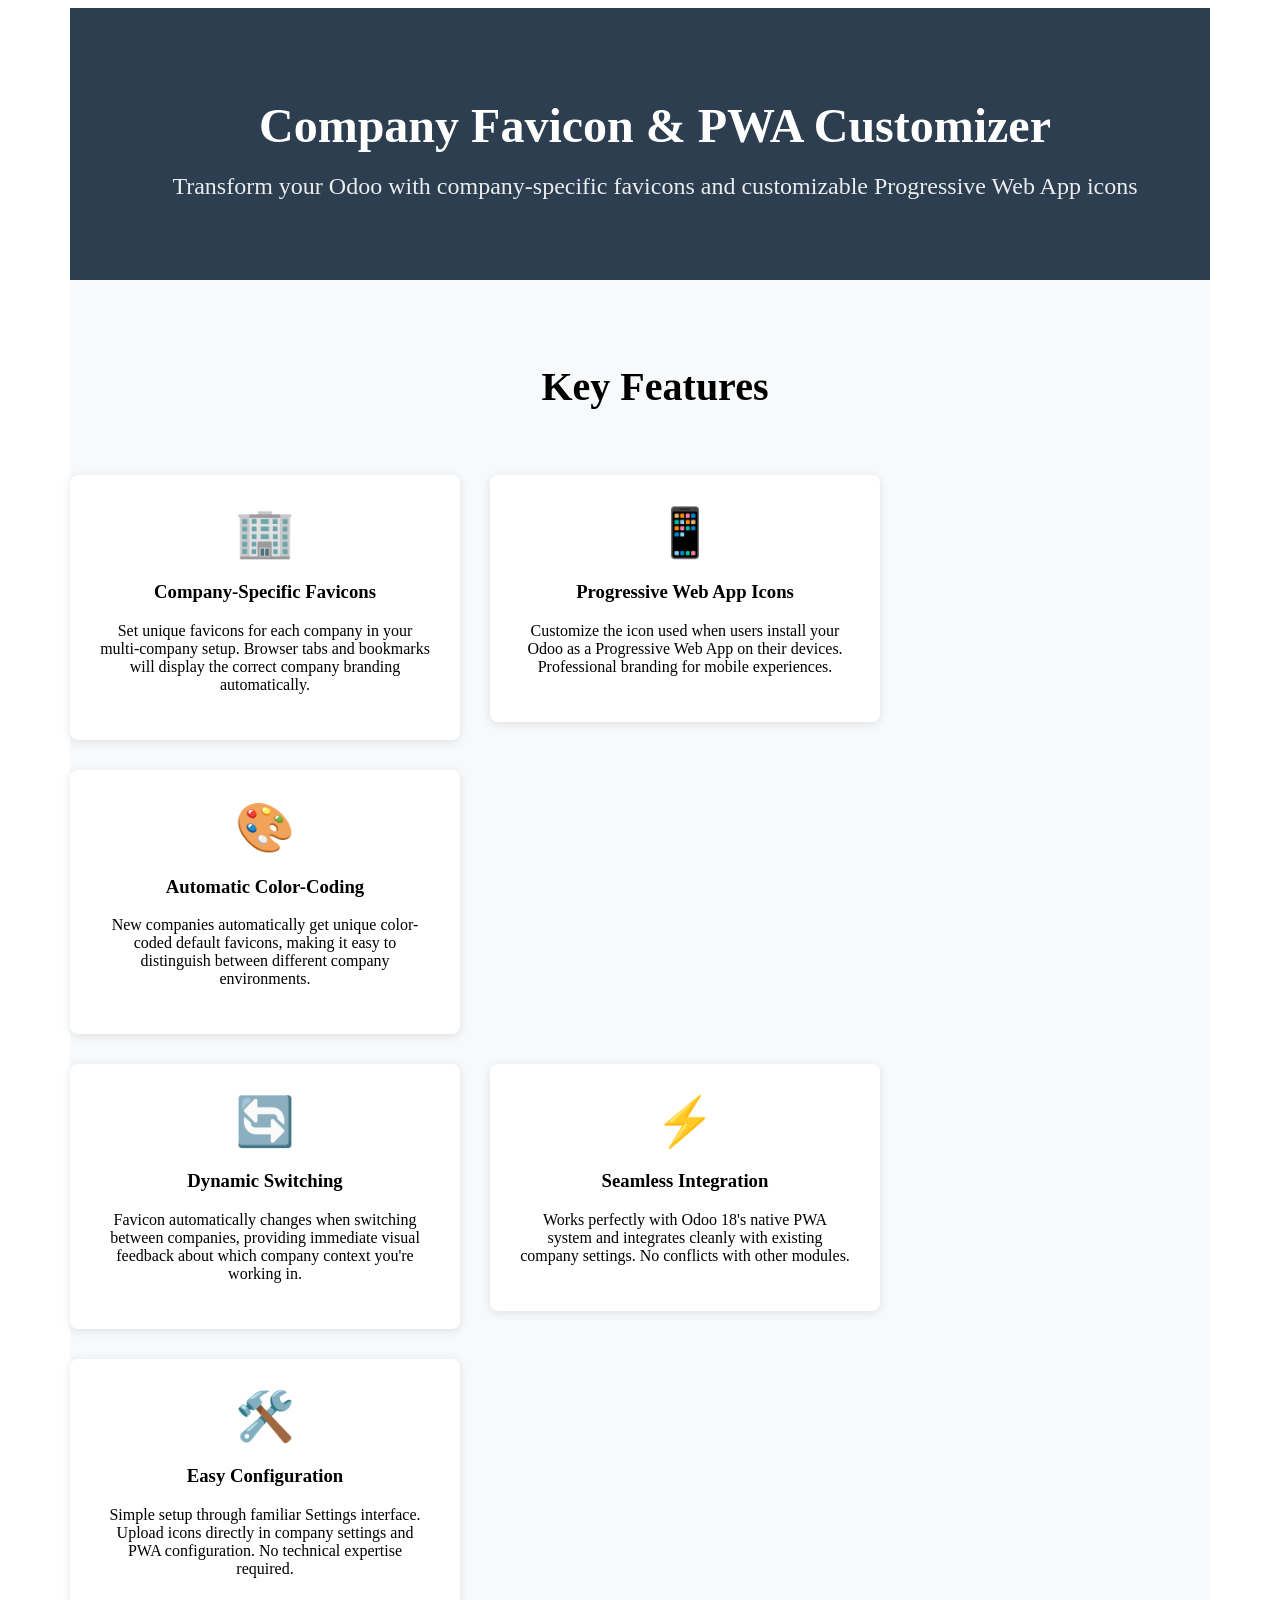
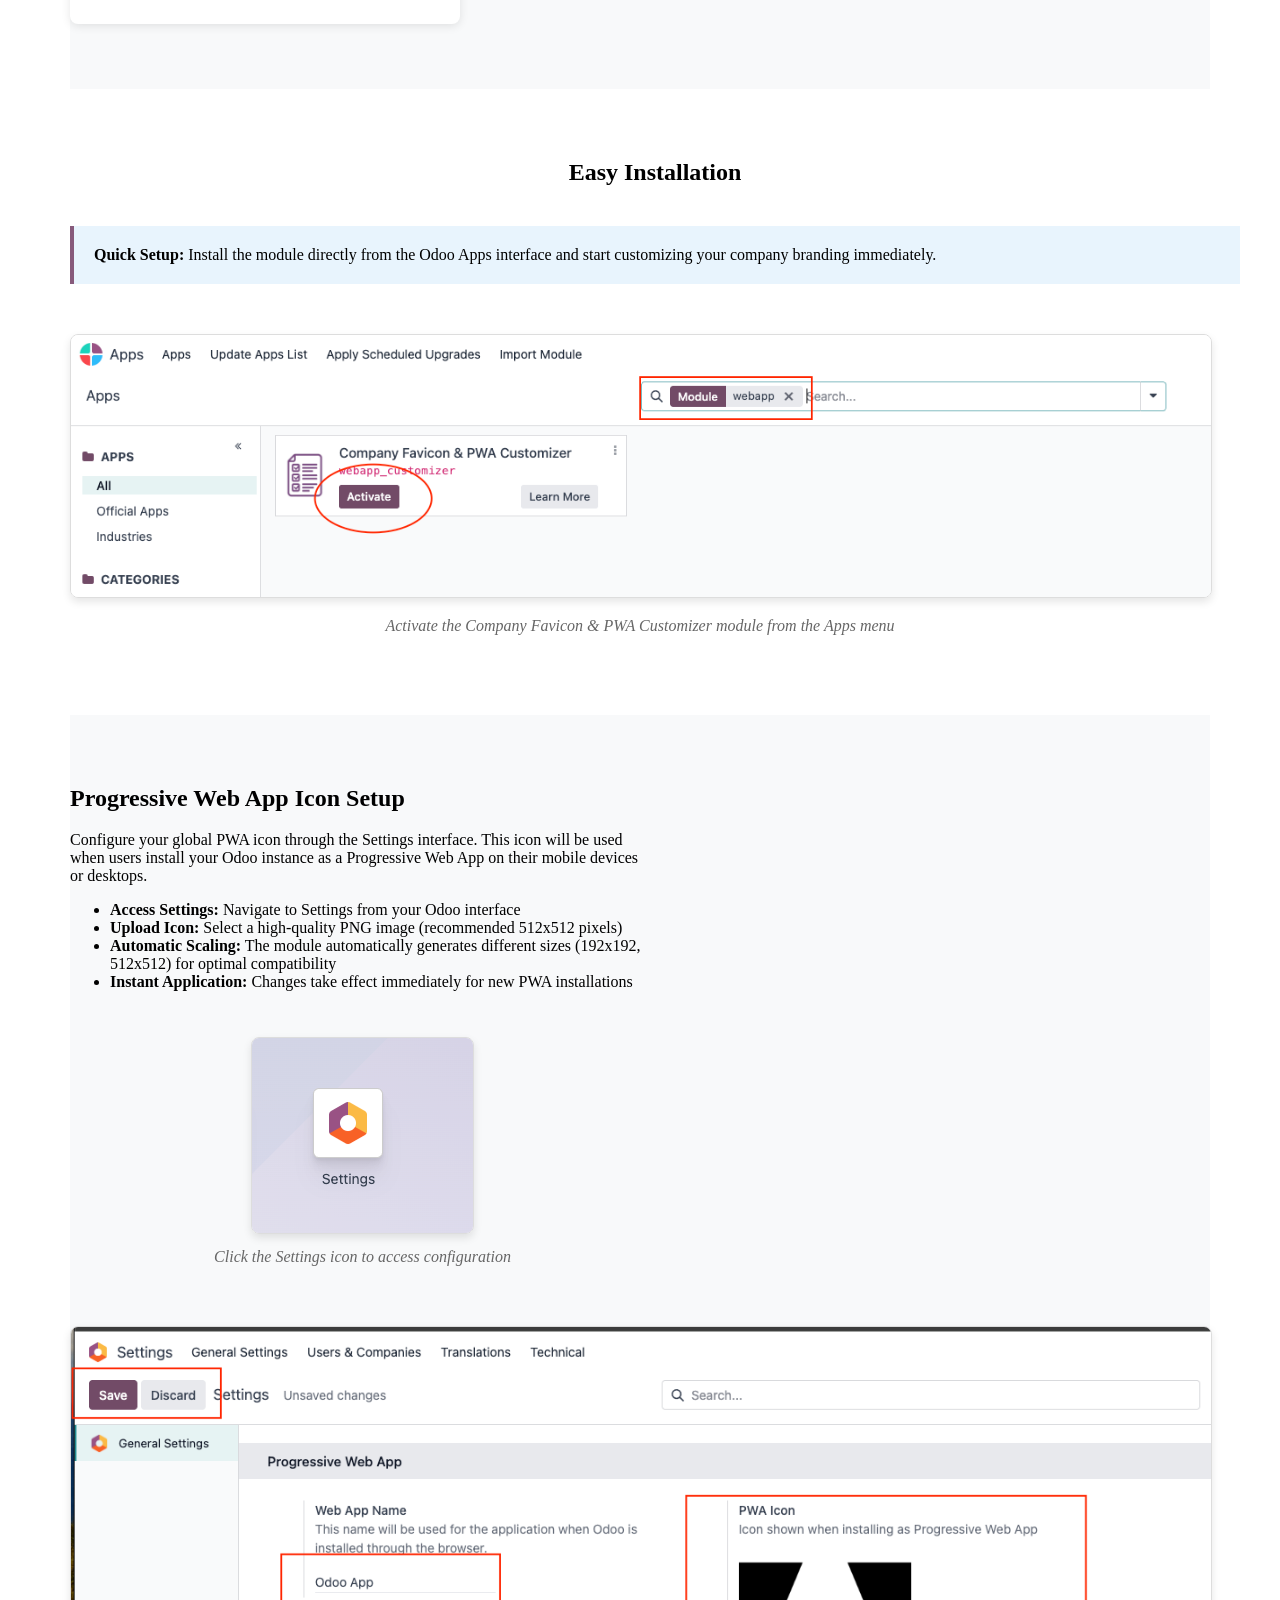
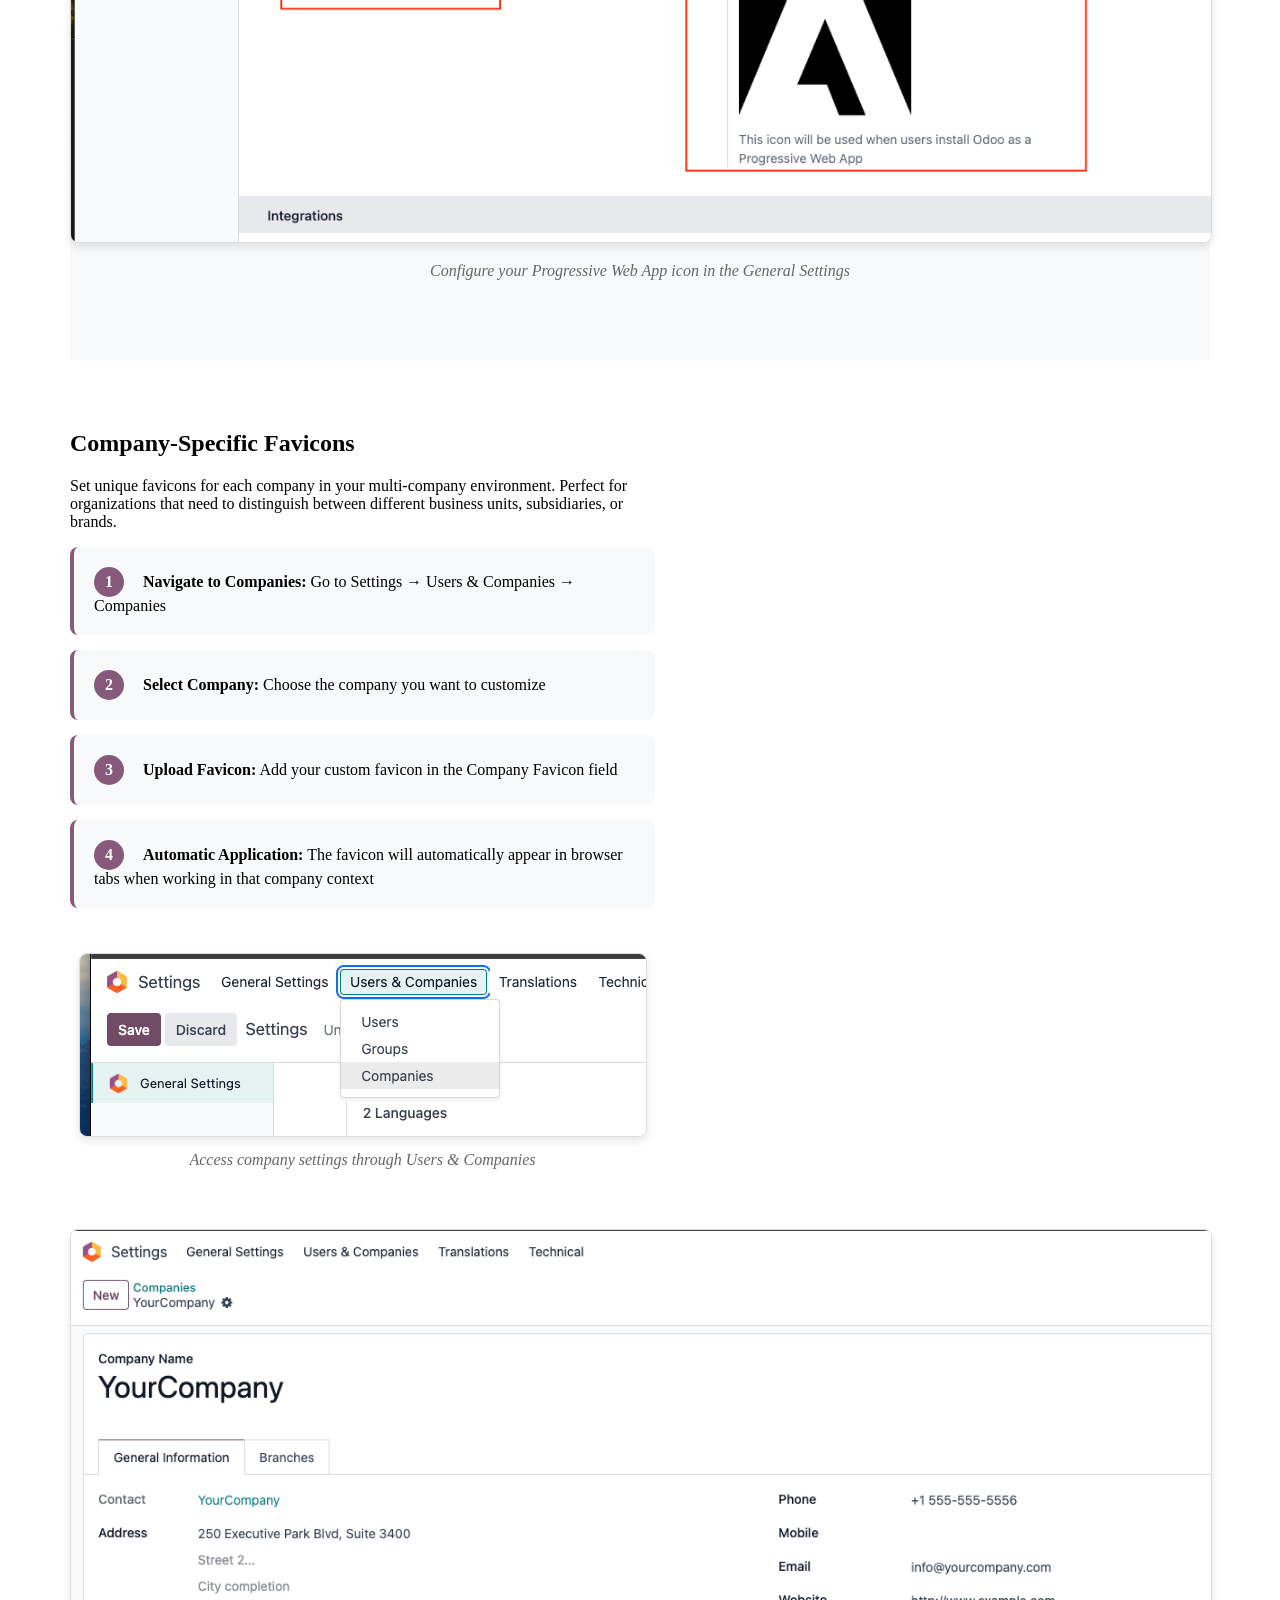
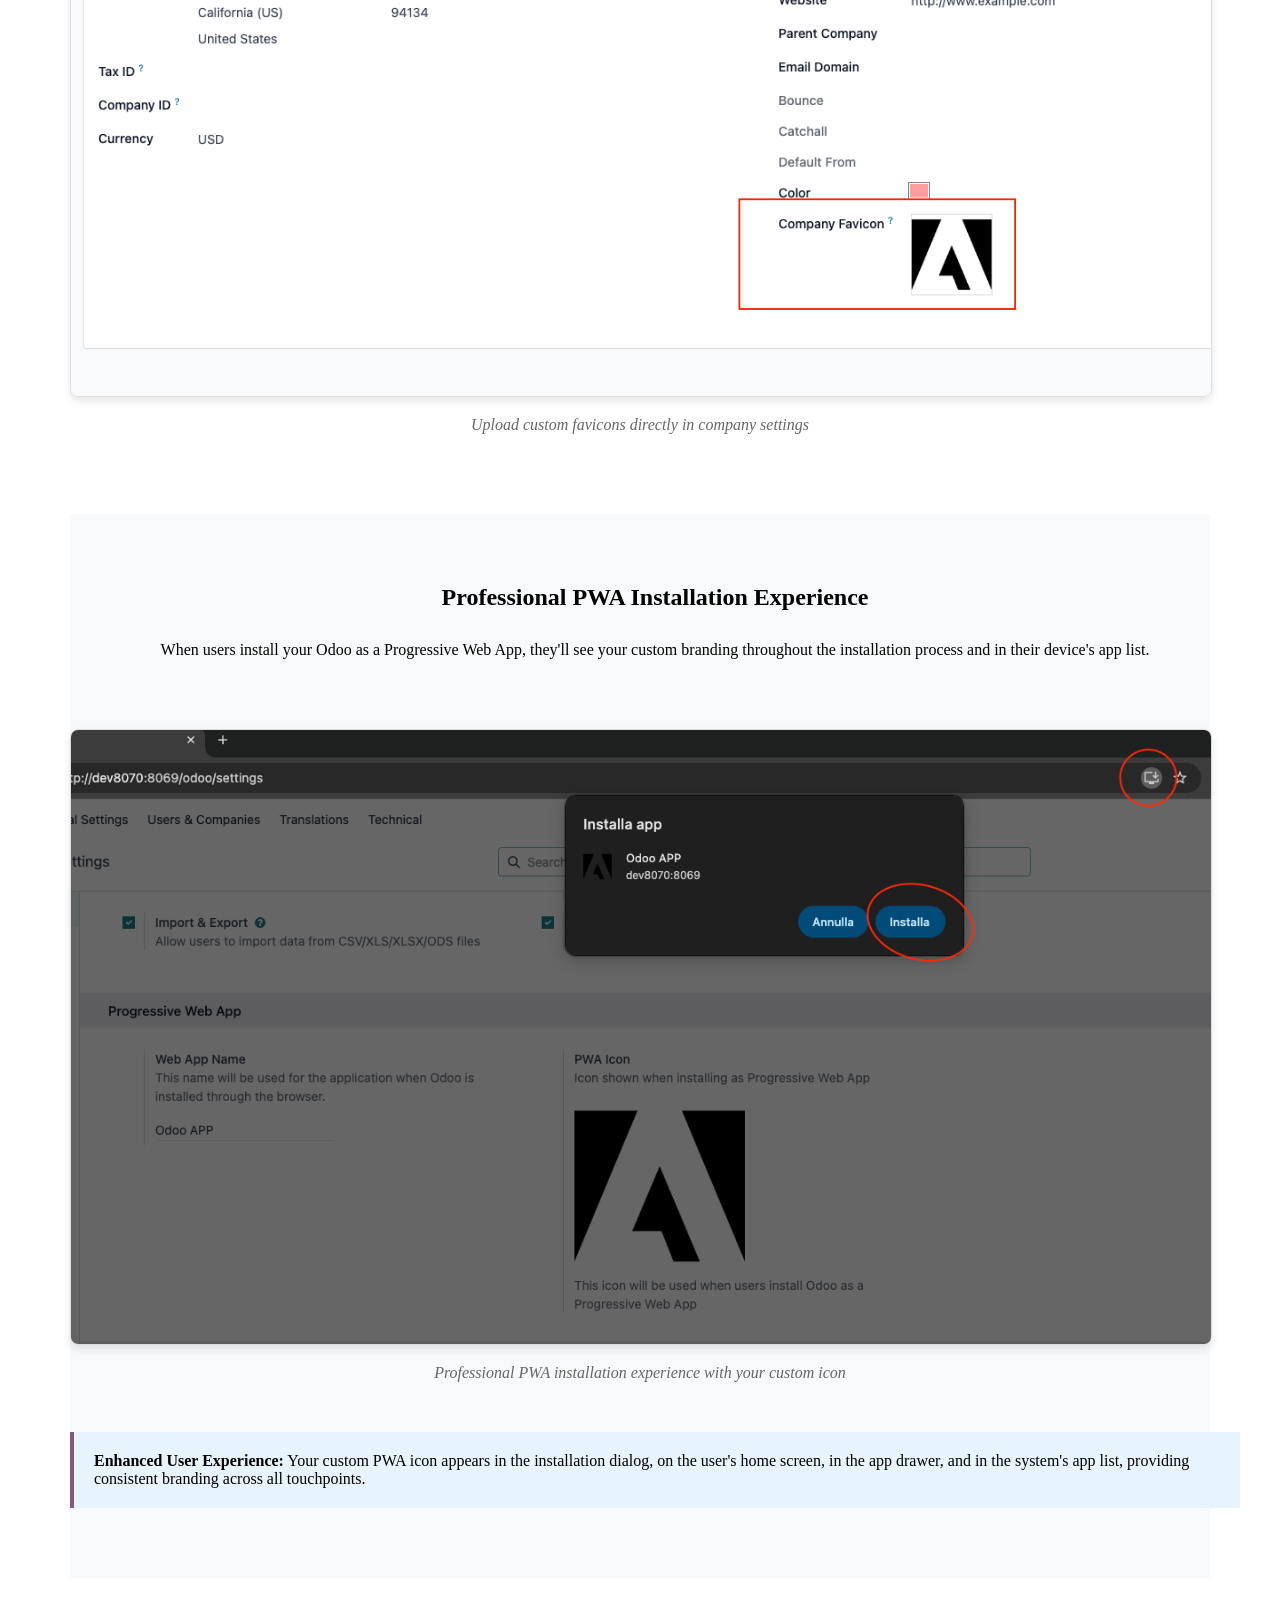
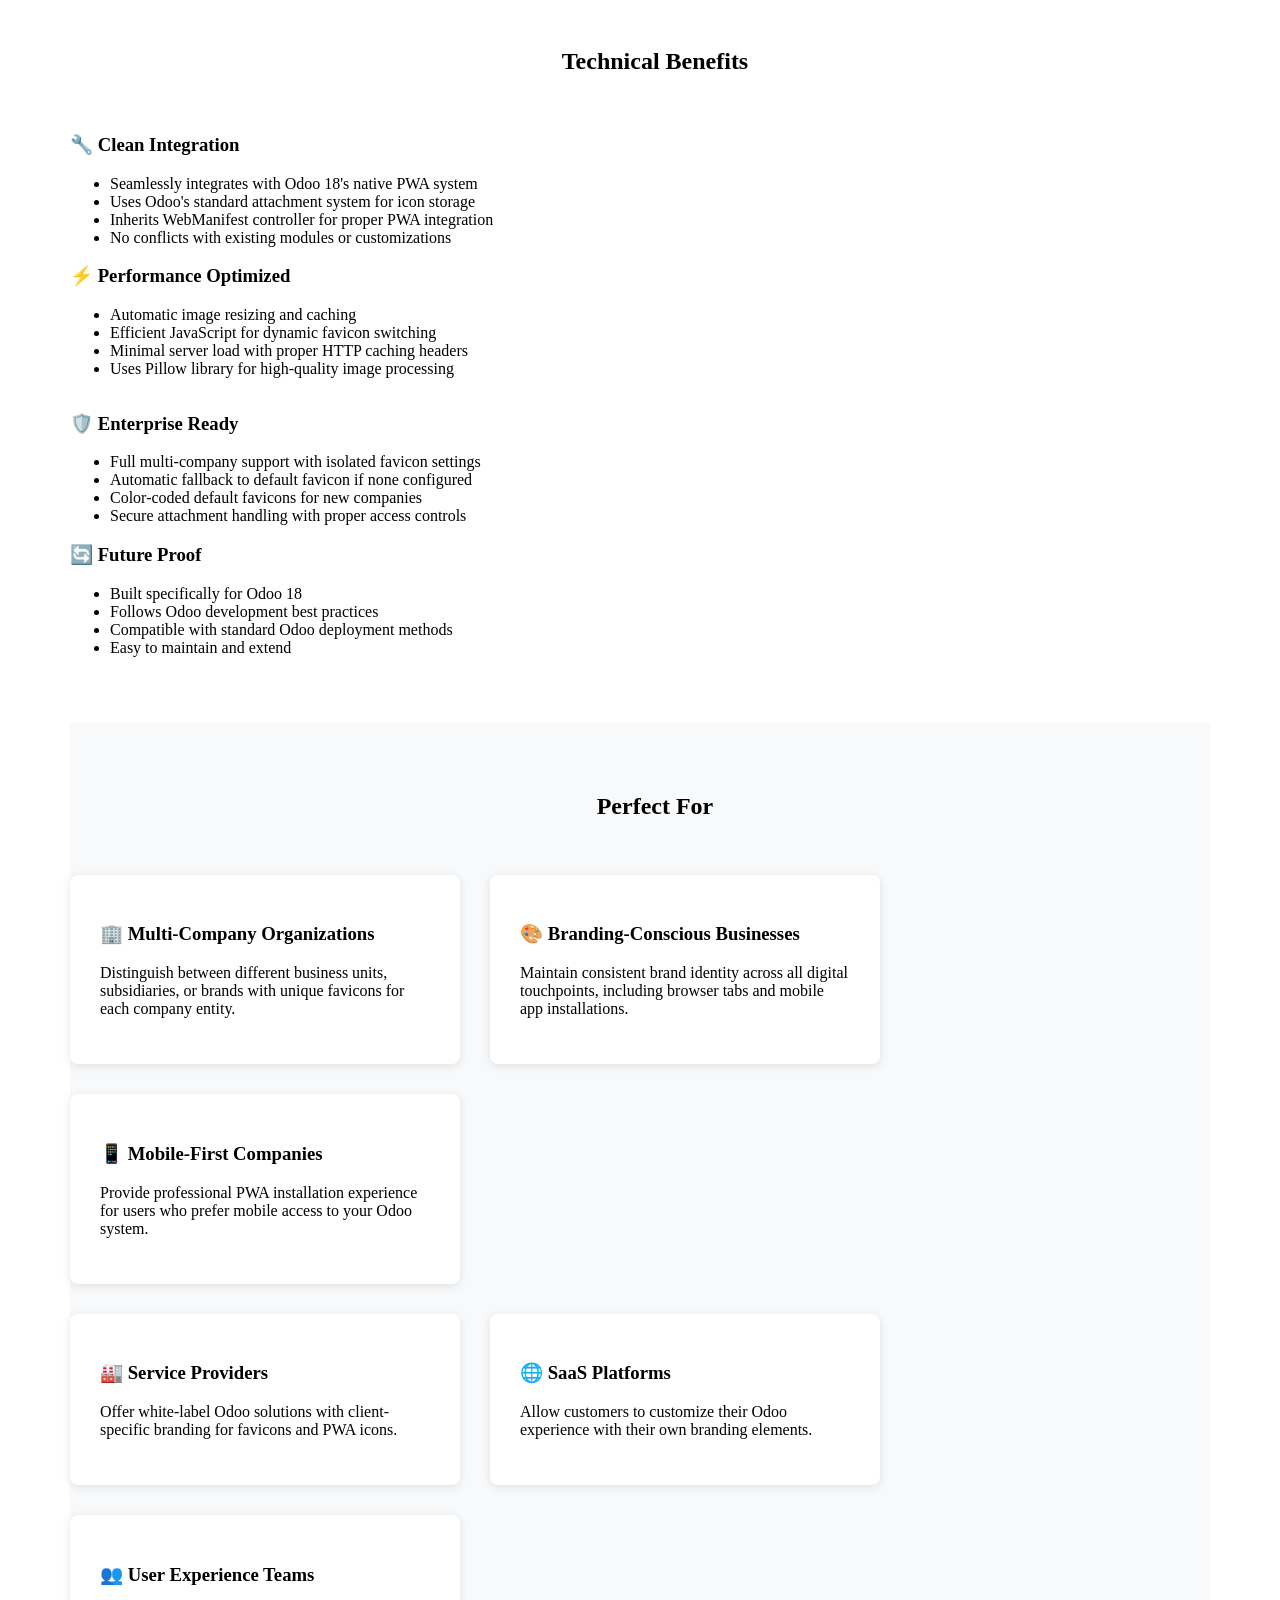
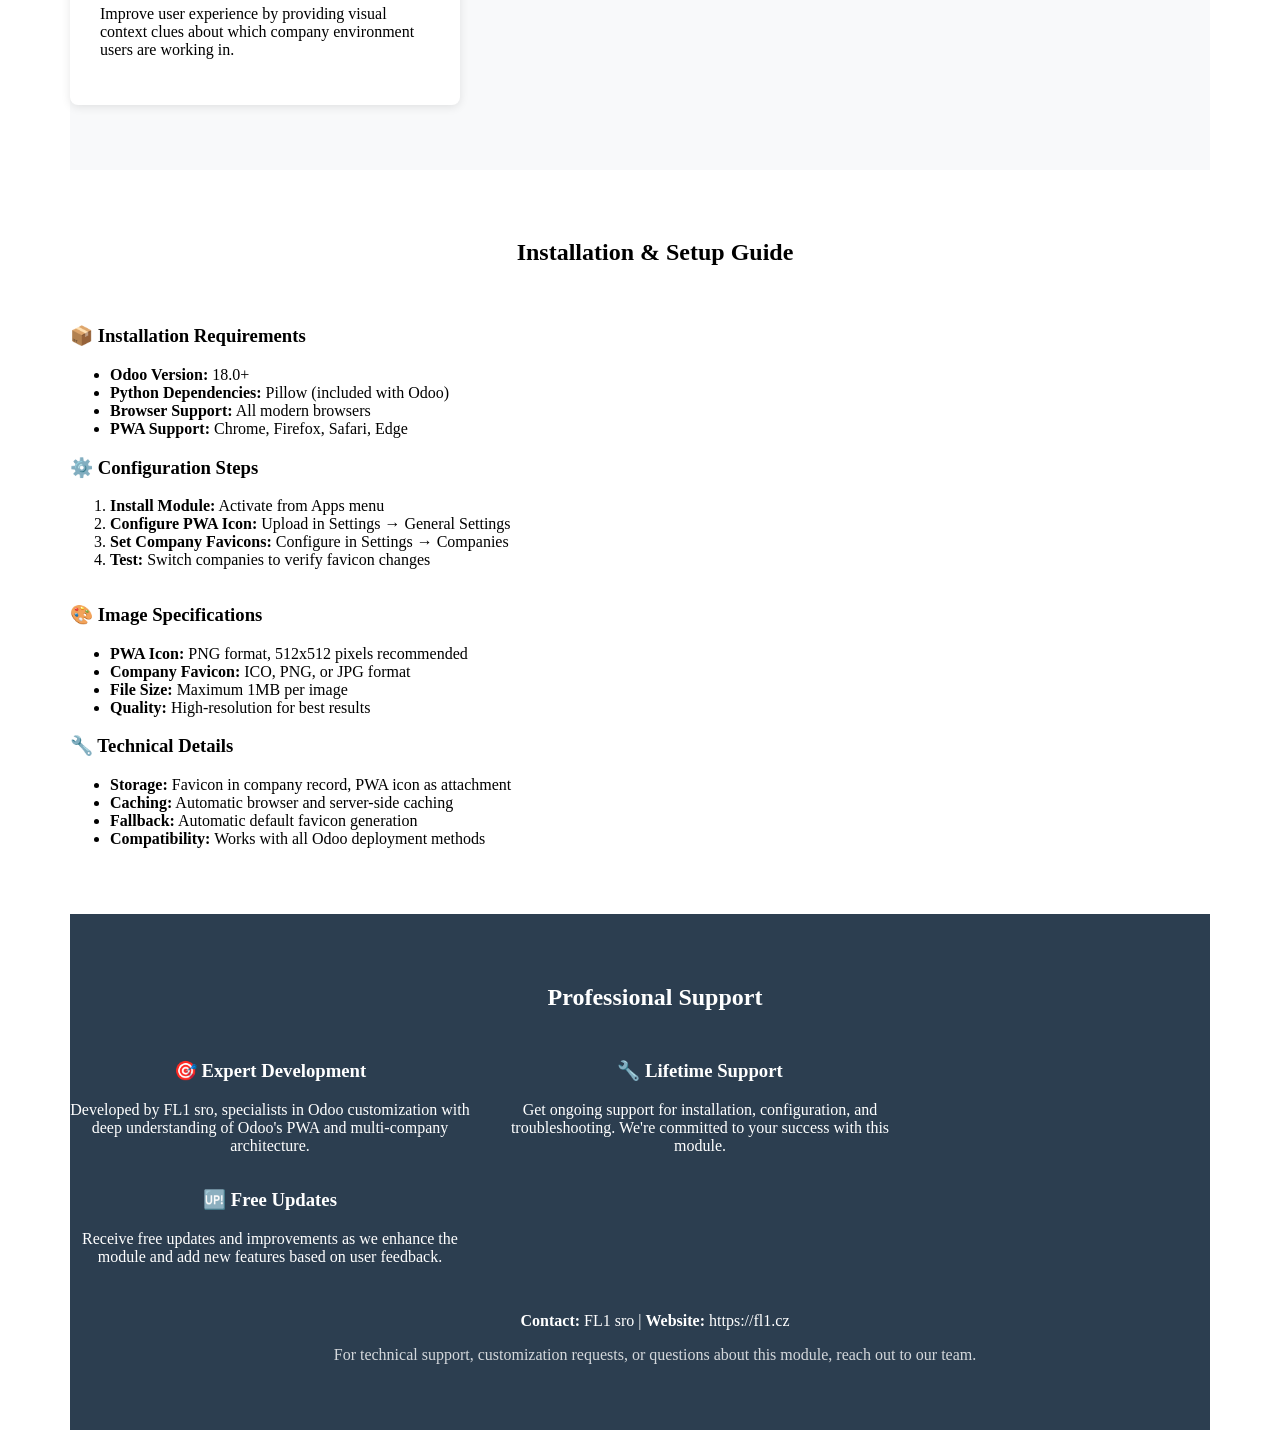
<file: webapp_customizer/static/description/index.html>
<!DOCTYPE html>
<html>
<head>
    <meta charset="utf-8">
    <meta name="viewport" content="width=device-width, initial-scale=1.0">
    <title>Company Favicon &amp; PWA Customizer</title>
    <style>
        .oe_container { max-width: 1140px; margin: 0 auto; padding: 20px; }
        .oe_row { display: flex; flex-wrap: wrap; margin: 0 -15px; }
        .oe_col-12 { flex: 0 0 100%; max-width: 100%; padding: 0 15px; }
        .oe_col-6 { flex: 0 0 50%; max-width: 50%; padding: 0 15px; }
        .oe_col-4 { flex: 0 0 33.333333%; max-width: 33.333333%; padding: 0 15px; }
        .oe_dark { background: #2c3e50; color: white; padding: 50px 0; }
        .oe_light { background: #f8f9fa; padding: 50px 0; }
        .oe_white { background: white; padding: 50px 0; }
        .oe_centered { text-align: center; }
        .oe_row_img { margin: 30px 0; text-align: center; }
        .oe_row_img img { max-width: 100%; border: 1px solid #ddd; border-radius: 8px; box-shadow: 0 4px 8px rgba(0,0,0,0.1); }
        .oe_feature_box { background: white; padding: 30px; margin: 15px 0; border-radius: 8px; box-shadow: 0 2px 10px rgba(0,0,0,0.1); }
        .oe_feature_icon { font-size: 48px; color: #875A7B; margin-bottom: 20px; }
        .oe_price { background: #875A7B; color: white; padding: 20px; border-radius: 8px; text-align: center; margin: 20px 0; }
        .oe_price h2 { margin: 0; font-size: 2.5em; }
        .oe_price p { margin: 10px 0 0 0; opacity: 0.9; }
        .oe_highlight { background: #e8f4fd; padding: 20px; border-left: 4px solid #875A7B; margin: 20px 0; }
        .oe_button { display: inline-block; background: #875A7B; color: white; padding: 15px 30px; text-decoration: none; border-radius: 5px; font-weight: bold; }
        .oe_step { background: #f8f9fa; padding: 20px; margin: 15px 0; border-radius: 8px; border-left: 4px solid #875A7B; }
        .oe_step_number { background: #875A7B; color: white; width: 30px; height: 30px; border-radius: 50%; display: inline-flex; align-items: center; justify-content: center; font-weight: bold; margin-right: 15px; }
        @media (max-width: 768px) {
            .oe_col-6, .oe_col-4 { flex: 0 0 100%; max-width: 100%; }
            .oe_row_img img { max-width: 95%; }
        }
    </style>
</head>
<body>
    <!-- Hero Section -->
    <section class="oe_container oe_dark">
        <div class="oe_row">
            <div class="oe_col-12 oe_centered">
                <h1 style="font-size: 3em; margin-bottom: 20px;">Company Favicon &amp; PWA Customizer</h1>
                <h2 style="font-weight: 300; margin-bottom: 30px; opacity: 0.9;">Transform your Odoo with company-specific favicons and customizable Progressive Web App icons</h2>

            </div>
        </div>
    </section>

    <!-- Key Features -->
    <section class="oe_container oe_light">
        <div class="oe_row">
            <div class="oe_col-12 oe_centered">
                <h2 style="font-size: 2.5em; margin-bottom: 50px;">Key Features</h2>
            </div>
        </div>
        <div class="oe_row">
            <div class="oe_col-4">
                <div class="oe_feature_box oe_centered">
                    <div class="oe_feature_icon">🏢</div>
                    <h3>Company-Specific Favicons</h3>
                    <p>Set unique favicons for each company in your multi-company setup. Browser tabs and bookmarks will display the correct company branding automatically.</p>
                </div>
            </div>
            <div class="oe_col-4">
                <div class="oe_feature_box oe_centered">
                    <div class="oe_feature_icon">📱</div>
                    <h3>Progressive Web App Icons</h3>
                    <p>Customize the icon used when users install your Odoo as a Progressive Web App on their devices. Professional branding for mobile experiences.</p>
                </div>
            </div>
            <div class="oe_col-4">
                <div class="oe_feature_box oe_centered">
                    <div class="oe_feature_icon">🎨</div>
                    <h3>Automatic Color-Coding</h3>
                    <p>New companies automatically get unique color-coded default favicons, making it easy to distinguish between different company environments.</p>
                </div>
            </div>
        </div>
        <div class="oe_row">
            <div class="oe_col-4">
                <div class="oe_feature_box oe_centered">
                    <div class="oe_feature_icon">🔄</div>
                    <h3>Dynamic Switching</h3>
                    <p>Favicon automatically changes when switching between companies, providing immediate visual feedback about which company context you're working in.</p>
                </div>
            </div>
            <div class="oe_col-4">
                <div class="oe_feature_box oe_centered">
                    <div class="oe_feature_icon">⚡</div>
                    <h3>Seamless Integration</h3>
                    <p>Works perfectly with Odoo 18's native PWA system and integrates cleanly with existing company settings. No conflicts with other modules.</p>
                </div>
            </div>
            <div class="oe_col-4">
                <div class="oe_feature_box oe_centered">
                    <div class="oe_feature_icon">🛠️</div>
                    <h3>Easy Configuration</h3>
                    <p>Simple setup through familiar Settings interface. Upload icons directly in company settings and PWA configuration. No technical expertise required.</p>
                </div>
            </div>
        </div>
    </section>

    <!-- Module Activation -->
    <section class="oe_container oe_white">
        <div class="oe_row">
            <div class="oe_col-12">
                <h2 style="text-align: center; margin-bottom: 40px;">Easy Installation</h2>
                <div class="oe_highlight">
                    <strong>Quick Setup:</strong> Install the module directly from the Odoo Apps interface and start customizing your company branding immediately.
                </div>
            </div>
        </div>
        <div class="oe_row_img">
            <img src="01_module_activation.png" alt="Module activation in Odoo Apps interface" />
            <p style="text-align: center; margin-top: 15px; color: #666;"><em>Activate the Company Favicon &amp; PWA Customizer module from the Apps menu</em></p>
        </div>
    </section>

    <!-- PWA Icon Configuration -->
    <section class="oe_container oe_light">
        <div class="oe_row">
            <div class="oe_col-6">
                <h2>Progressive Web App Icon Setup</h2>
                <p>Configure your global PWA icon through the Settings interface. This icon will be used when users install your Odoo instance as a Progressive Web App on their mobile devices or desktops.</p>
                <ul>
                    <li><strong>Access Settings:</strong> Navigate to Settings from your Odoo interface</li>
                    <li><strong>Upload Icon:</strong> Select a high-quality PNG image (recommended 512x512 pixels)</li>
                    <li><strong>Automatic Scaling:</strong> The module automatically generates different sizes (192x192, 512x512) for optimal compatibility</li>
                    <li><strong>Instant Application:</strong> Changes take effect immediately for new PWA installations</li>
                </ul>
            </div>
            <div class="oe_col-6">
                <div class="oe_row_img">
                    <img src="02_settings_access.png" alt="Settings access icon" />
                    <p style="text-align: center; margin: 10px 0; color: #666;"><em>Click the Settings icon to access configuration</em></p>
                </div>
            </div>
        </div>
        <div class="oe_row_img">
            <img src="03_pwa_icon_settings.png" alt="PWA icon configuration in settings" />
            <p style="text-align: center; margin-top: 15px; color: #666;"><em>Configure your Progressive Web App icon in the General Settings</em></p>
        </div>
    </section>

    <!-- Company Favicon Configuration -->
    <section class="oe_container oe_white">
        <div class="oe_row">
            <div class="oe_col-6">
                <h2>Company-Specific Favicons</h2>
                <p>Set unique favicons for each company in your multi-company environment. Perfect for organizations that need to distinguish between different business units, subsidiaries, or brands.</p>
                <div class="oe_step">
                    <span class="oe_step_number">1</span>
                    <strong>Navigate to Companies:</strong> Go to Settings → Users &amp; Companies → Companies
                </div>
                <div class="oe_step">
                    <span class="oe_step_number">2</span>
                    <strong>Select Company:</strong> Choose the company you want to customize
                </div>
                <div class="oe_step">
                    <span class="oe_step_number">3</span>
                    <strong>Upload Favicon:</strong> Add your custom favicon in the Company Favicon field
                </div>
                <div class="oe_step">
                    <span class="oe_step_number">4</span>
                    <strong>Automatic Application:</strong> The favicon will automatically appear in browser tabs when working in that company context
                </div>
            </div>
            <div class="oe_col-6">
                <div class="oe_row_img">
                    <img src="04_companies_menu.png" alt="Companies menu navigation" />
                    <p style="text-align: center; margin: 10px 0; color: #666;"><em>Access company settings through Users &amp; Companies</em></p>
                </div>
            </div>
        </div>
        <div class="oe_row_img">
            <img src="05_company_favicon_field.png" alt="Company favicon field in company settings" />
            <p style="text-align: center; margin-top: 15px; color: #666;"><em>Upload custom favicons directly in company settings</em></p>
        </div>
    </section>

    <!-- PWA Installation Experience -->
    <section class="oe_container oe_light">
        <div class="oe_row">
            <div class="oe_col-12">
                <h2 style="text-align: center; margin-bottom: 30px;">Professional PWA Installation Experience</h2>
                <p style="text-align: center; margin-bottom: 40px;">When users install your Odoo as a Progressive Web App, they'll see your custom branding throughout the installation process and in their device's app list.</p>
            </div>
        </div>
        <div class="oe_row_img">
            <img src="06_pwa_installation.png" alt="PWA installation dialog with custom icon" />
            <p style="text-align: center; margin-top: 15px; color: #666;"><em>Professional PWA installation experience with your custom icon</em></p>
        </div>
        <div class="oe_row">
            <div class="oe_col-12">
                <div class="oe_highlight">
                    <strong>Enhanced User Experience:</strong> Your custom PWA icon appears in the installation dialog, on the user's home screen, in the app drawer, and in the system's app list, providing consistent branding across all touchpoints.
                </div>
            </div>
        </div>
    </section>

    <!-- Technical Benefits -->
    <section class="oe_container oe_white">
        <div class="oe_row">
            <div class="oe_col-12 oe_centered">
                <h2 style="margin-bottom: 40px;">Technical Benefits</h2>
            </div>
        </div>
        <div class="oe_row">
            <div class="oe_col-6">
                <h3>🔧 Clean Integration</h3>
                <ul>
                    <li>Seamlessly integrates with Odoo 18's native PWA system</li>
                    <li>Uses Odoo's standard attachment system for icon storage</li>
                    <li>Inherits WebManifest controller for proper PWA integration</li>
                    <li>No conflicts with existing modules or customizations</li>
                </ul>

                <h3>⚡ Performance Optimized</h3>
                <ul>
                    <li>Automatic image resizing and caching</li>
                    <li>Efficient JavaScript for dynamic favicon switching</li>
                    <li>Minimal server load with proper HTTP caching headers</li>
                    <li>Uses Pillow library for high-quality image processing</li>
                </ul>
            </div>
            <div class="oe_col-6">
                <h3>🛡️ Enterprise Ready</h3>
                <ul>
                    <li>Full multi-company support with isolated favicon settings</li>
                    <li>Automatic fallback to default favicon if none configured</li>
                    <li>Color-coded default favicons for new companies</li>
                    <li>Secure attachment handling with proper access controls</li>
                </ul>

                <h3>🔄 Future Proof</h3>
                <ul>
                    <li>Built specifically for Odoo 18</li>
                    <li>Follows Odoo development best practices</li>
                    <li>Compatible with standard Odoo deployment methods</li>
                    <li>Easy to maintain and extend</li>
                </ul>
            </div>
        </div>
    </section>

    <!-- Use Cases -->
    <section class="oe_container oe_light">
        <div class="oe_row">
            <div class="oe_col-12 oe_centered">
                <h2 style="margin-bottom: 40px;">Perfect For</h2>
            </div>
        </div>
        <div class="oe_row">
            <div class="oe_col-4">
                <div class="oe_feature_box">
                    <h3>🏢 Multi-Company Organizations</h3>
                    <p>Distinguish between different business units, subsidiaries, or brands with unique favicons for each company entity.</p>
                </div>
            </div>
            <div class="oe_col-4">
                <div class="oe_feature_box">
                    <h3>🎨 Branding-Conscious Businesses</h3>
                    <p>Maintain consistent brand identity across all digital touchpoints, including browser tabs and mobile app installations.</p>
                </div>
            </div>
            <div class="oe_col-4">
                <div class="oe_feature_box">
                    <h3>📱 Mobile-First Companies</h3>
                    <p>Provide professional PWA installation experience for users who prefer mobile access to your Odoo system.</p>
                </div>
            </div>
        </div>
        <div class="oe_row">
            <div class="oe_col-4">
                <div class="oe_feature_box">
                    <h3>🏭 Service Providers</h3>
                    <p>Offer white-label Odoo solutions with client-specific branding for favicons and PWA icons.</p>
                </div>
            </div>
            <div class="oe_col-4">
                <div class="oe_feature_box">
                    <h3>🌐 SaaS Platforms</h3>
                    <p>Allow customers to customize their Odoo experience with their own branding elements.</p>
                </div>
            </div>
            <div class="oe_col-4">
                <div class="oe_feature_box">
                    <h3>👥 User Experience Teams</h3>
                    <p>Improve user experience by providing visual context clues about which company environment users are working in.</p>
                </div>
            </div>
        </div>
    </section>

    <!-- Installation Guide -->
    <section class="oe_container oe_white">
        <div class="oe_row">
            <div class="oe_col-12">
                <h2 style="text-align: center; margin-bottom: 40px;">Installation &amp; Setup Guide</h2>
            </div>
        </div>
        <div class="oe_row">
            <div class="oe_col-6">
                <h3>📦 Installation Requirements</h3>
                <ul>
                    <li><strong>Odoo Version:</strong> 18.0+</li>
                    <li><strong>Python Dependencies:</strong> Pillow (included with Odoo)</li>
                    <li><strong>Browser Support:</strong> All modern browsers</li>
                    <li><strong>PWA Support:</strong> Chrome, Firefox, Safari, Edge</li>
                </ul>

                <h3>⚙️ Configuration Steps</h3>
                <ol>
                    <li><strong>Install Module:</strong> Activate from Apps menu</li>
                    <li><strong>Configure PWA Icon:</strong> Upload in Settings → General Settings</li>
                    <li><strong>Set Company Favicons:</strong> Configure in Settings → Companies</li>
                    <li><strong>Test:</strong> Switch companies to verify favicon changes</li>
                </ol>
            </div>
            <div class="oe_col-6">
                <h3>🎨 Image Specifications</h3>
                <ul>
                    <li><strong>PWA Icon:</strong> PNG format, 512x512 pixels recommended</li>
                    <li><strong>Company Favicon:</strong> ICO, PNG, or JPG format</li>
                    <li><strong>File Size:</strong> Maximum 1MB per image</li>
                    <li><strong>Quality:</strong> High-resolution for best results</li>
                </ul>

                <h3>🔧 Technical Details</h3>
                <ul>
                    <li><strong>Storage:</strong> Favicon in company record, PWA icon as attachment</li>
                    <li><strong>Caching:</strong> Automatic browser and server-side caching</li>
                    <li><strong>Fallback:</strong> Automatic default favicon generation</li>
                    <li><strong>Compatibility:</strong> Works with all Odoo deployment methods</li>
                </ul>
            </div>
        </div>
    </section>

    <!-- Support & Contact -->
    <section class="oe_container oe_dark">
        <div class="oe_row">
            <div class="oe_col-12 oe_centered">
                <h2 style="margin-bottom: 30px;">Professional Support</h2>
                <div class="oe_row">
                    <div class="oe_col-4">
                        <h3>🎯 Expert Development</h3>
                        <p>Developed by FL1 sro, specialists in Odoo customization with deep understanding of Odoo's PWA and multi-company architecture.</p>
                    </div>
                    <div class="oe_col-4">
                        <h3>🔧 Lifetime Support</h3>
                        <p>Get ongoing support for installation, configuration, and troubleshooting. We're committed to your success with this module.</p>
                    </div>
                    <div class="oe_col-4">
                        <h3>🆙 Free Updates</h3>
                        <p>Receive free updates and improvements as we enhance the module and add new features based on user feedback.</p>
                    </div>
                </div>
                <div style="margin-top: 30px;">
                    <p><strong>Contact:</strong> FL1 sro | <strong>Website:</strong> https://fl1.cz</p>
                    <p style="opacity: 0.8;">For technical support, customization requests, or questions about this module, reach out to our team.</p>
                </div>
            </div>
        </div>
    </section>

    <!-- Final CTA -->

</body>
</html>
</file>
